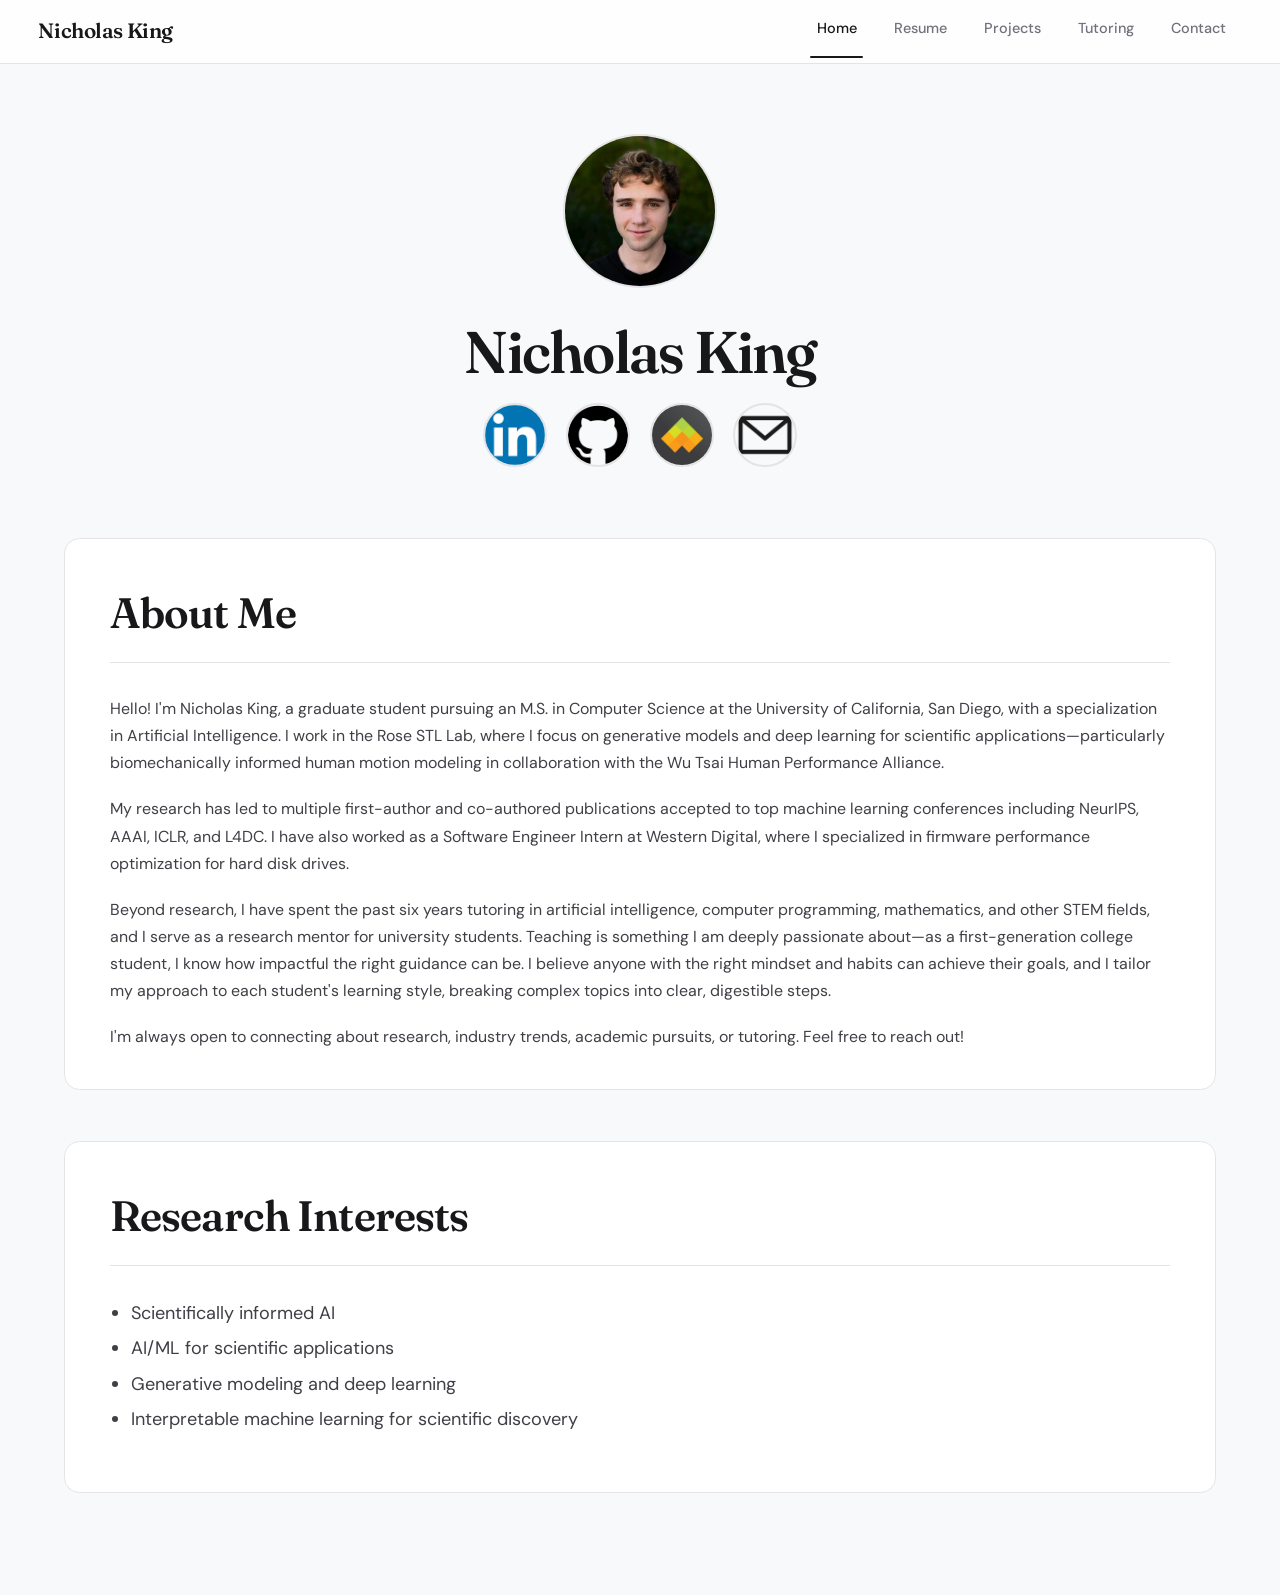
<file: index.html>
<!DOCTYPE html>
<html lang="en">
<head>
    <meta charset="UTF-8">
    <meta name="viewport" content="width=device-width, initial-scale=1.0">
    <title>Nicholas King</title>
    <link rel="stylesheet" href="css/styles.css">
</head>

<body>
    <nav>
        <p class="site-name"><a href="index.html">Nicholas King</a></p>
        <ul>
            <li><a href="index.html" class="active">Home</a></li>
            <li><a href="resume.html">Resume</a></li>
            <li><a href="projects.html">Projects</a></li>
            <li><a href="tutoring.html">Tutoring</a></li>
            <li><a href="contact.html">Contact</a></li>
        </ul>
    </nav>

    <div class="content">
        <section class="home-section">
            <div class="hero-inner">
                <img src="img/profile_photo.jpg" alt="Profile photo">
                <div class="hero-text">
                    <h1>Nicholas King</h1>

                    <div class="social-buttons">
                        <a href="https://www.linkedin.com/in/nicholas-stelle" target="_blank" rel="noopener noreferrer">
                            <img src="img/linkedin_logo.png" alt="LinkedIn">
                        </a>
                        <a href="https://github.com/nicholas-stelle" target="_blank" rel="noopener noreferrer">
                            <img src="img/github_logo.png" alt="GitHub">
                        </a>
                        <a href="https://www.wyzant.com/Tutors/nicholck" target="_blank" rel="noopener noreferrer">
                            <img src="img/wyzant_logo.png" alt="Wyzant">
                        </a>
                        <a href="mailto:nicholas.stelle@proton.me">
                            <img src="img/email_logo.png" alt="Email">
                        </a>
                    </div>
                </div>
            </div>
        </section>

        <section id="about" class="page-section">
            <h2>About Me</h2>
            <p>
                Hello! I'm Nicholas King, a graduate student pursuing an M.S. in Computer Science at the
                University of California, San Diego, with a specialization in Artificial Intelligence. I work
                in the Rose STL Lab, where I focus on generative models and deep learning for scientific
                applications—particularly biomechanically informed human motion modeling in collaboration with
                the Wu Tsai Human Performance Alliance.
            </p>
            <p>
                My research has led to multiple first-author and co-authored publications accepted to top
                machine learning conferences including NeurIPS, AAAI, ICLR, and L4DC. I have also worked as a
                Software Engineer Intern at Western Digital, where I specialized in firmware performance
                optimization for hard disk drives.
            </p>
            <p>
                Beyond research, I have spent the past six years tutoring in artificial intelligence, computer
                programming, mathematics, and other STEM fields, and I serve as a research mentor for university
                students. Teaching is something I am deeply passionate about—as a first-generation college
                student, I know how impactful the right guidance can be. I believe anyone with the right mindset
                and habits can achieve their goals, and I tailor my approach to each student's learning style,
                breaking complex topics into clear, digestible steps.
            </p>
            <p>
                I'm always open to connecting about research, industry trends, academic pursuits, or tutoring.
                Feel free to reach out!
            </p>
        </section>

        <section class="page-section">
            <h2>Research Interests</h2>
            <ul>
                <li>Scientifically informed AI</li>
                <li>AI/ML for scientific applications</li>
                <li>Generative modeling and deep learning</li>
                <li>Interpretable machine learning for scientific discovery</li>
            </ul>
        </section>
    </div>
</body>
</html>
</file>
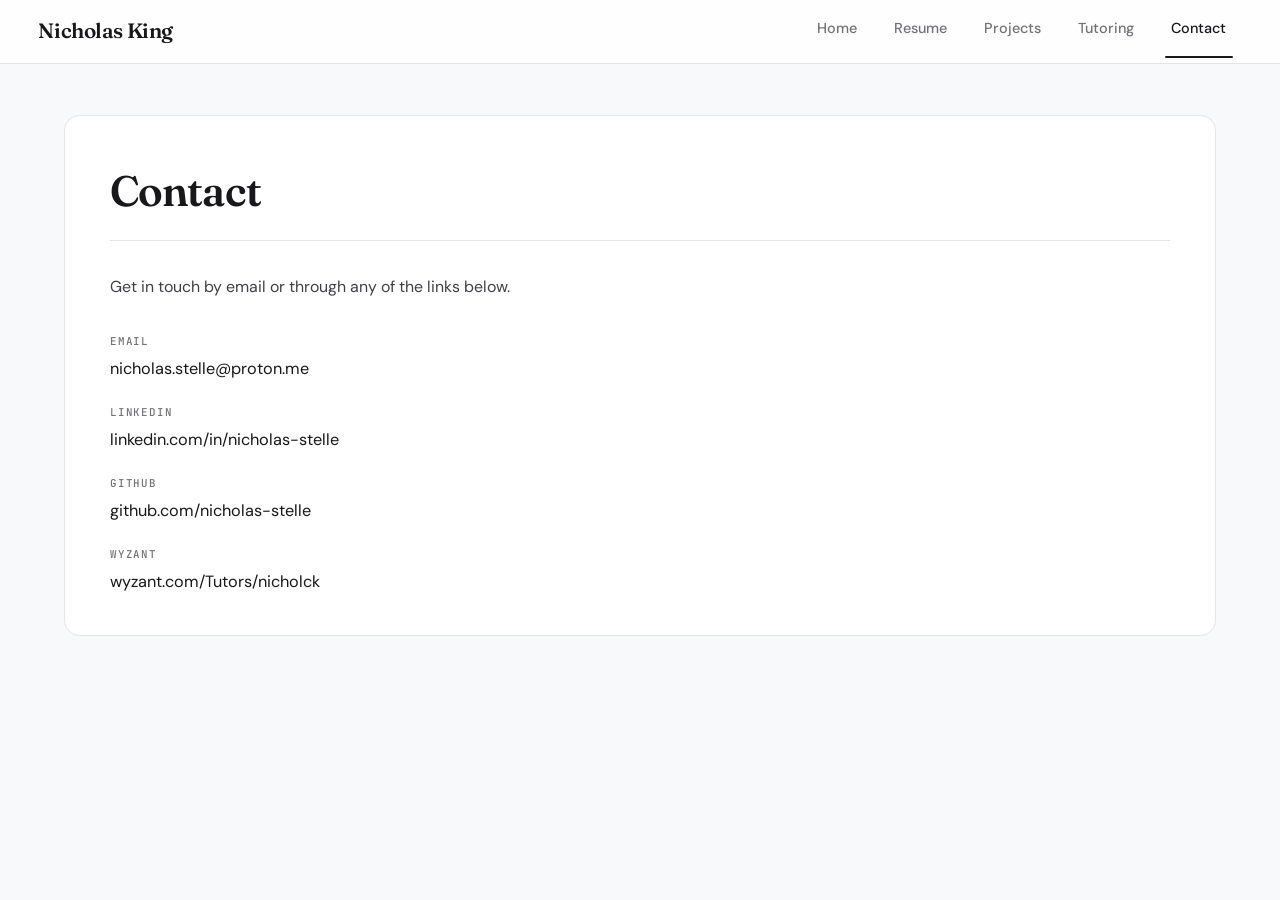
<file: contact.html>
<!DOCTYPE html>
<html lang="en">
<head>
    <meta charset="UTF-8">
    <meta name="viewport" content="width=device-width, initial-scale=1.0">
    <title>Contact - Nicholas King</title>
    <link rel="stylesheet" href="css/styles.css">
</head>

<body>
    <nav>
        <p class="site-name"><a href="index.html">Nicholas King</a></p>
        <ul>
            <li><a href="index.html">Home</a></li>
            <li><a href="resume.html">Resume</a></li>
            <li><a href="projects.html">Projects</a></li>
            <li><a href="tutoring.html">Tutoring</a></li>
            <li><a href="contact.html" class="active">Contact</a></li>
        </ul>
    </nav>

    <div class="content">
        <section class="page-section">
            <h2>Contact</h2>

            <p>
                Get in touch by email or through any of the links below.
            </p>

            <div class="contact-grid">
                <div class="contact-item">
                    <strong>Email</strong>
                    <a href="mailto:nicholas.stelle@proton.me">nicholas.stelle@proton.me</a>
                </div>
                <div class="contact-item">
                    <strong>LinkedIn</strong>
                    <a href="https://www.linkedin.com/in/nicholas-stelle" target="_blank" rel="noopener noreferrer">linkedin.com/in/nicholas-stelle</a>
                </div>
                <div class="contact-item">
                    <strong>GitHub</strong>
                    <a href="https://github.com/nicholas-stelle" target="_blank" rel="noopener noreferrer">github.com/nicholas-stelle</a>
                </div>
                <div class="contact-item">
                    <strong>Wyzant</strong>
                    <a href="https://www.wyzant.com/Tutors/nicholck" target="_blank" rel="noopener noreferrer">wyzant.com/Tutors/nicholck</a>
                </div>
            </div>
        </section>
    </div>
</body>
</html>
</file>
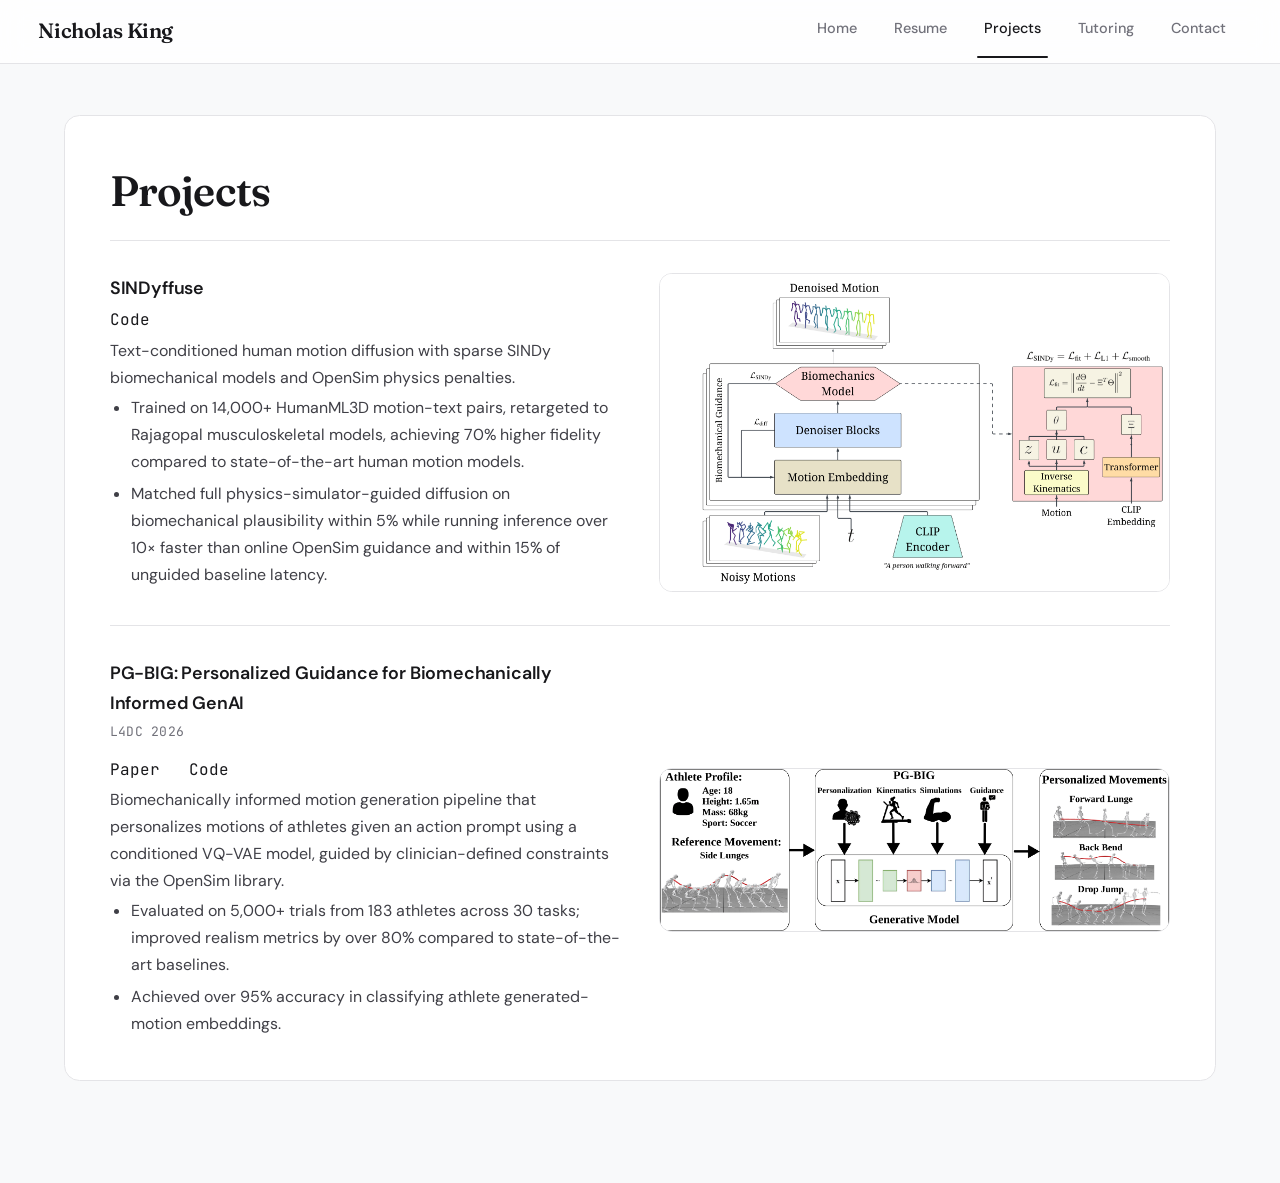
<file: projects.html>
<!DOCTYPE html>
<html lang="en">
<head>
    <meta charset="UTF-8">
    <meta name="viewport" content="width=device-width, initial-scale=1.0">
    <title>Projects - Nicholas King</title>
    <link rel="stylesheet" href="css/styles.css">
</head>

<body>
    <nav>
        <p class="site-name"><a href="index.html">Nicholas King</a></p>
        <ul>
            <li><a href="index.html">Home</a></li>
            <li><a href="resume.html">Resume</a></li>
            <li><a href="projects.html" class="active">Projects</a></li>
            <li><a href="tutoring.html">Tutoring</a></li>
            <li><a href="contact.html">Contact</a></li>
        </ul>
    </nav>

    <div class="content">
        <section class="page-section">
            <h2>Projects</h2>

            <div class="entry-card project-entry">
                <div class="project-content">
                    <h4>SINDyffuse</h4>
                    <p class="entry-links">
                        <a href="https://github.com/Rose-STL-Lab/SINDyffuse" target="_blank" rel="noopener noreferrer">Code</a>
                    </p>
                    <p>Text-conditioned human motion diffusion with sparse SINDy biomechanical models and OpenSim physics penalties.</p>
                    <ul>
                        <li>Trained on 14,000+ HumanML3D motion-text pairs, retargeted to Rajagopal musculoskeletal models, achieving 70% higher fidelity compared to state-of-the-art human motion models.</li>
                        <li>Matched full physics-simulator-guided diffusion on biomechanical plausibility within 5% while running inference over 10× faster than online OpenSim guidance and within 15% of unguided baseline latency.</li>
                    </ul>
                </div>
                <div class="project-image">
                    <img src="img/sindyffuse.png" alt="SINDyffuse">
                </div>
            </div>

            <div class="entry-card project-entry">
                <div class="project-content">
                    <h4>PG-BIG: Personalized Guidance for Biomechanically Informed GenAI</h4>
                    <p class="entry-meta">L4DC 2026</p>
                    <p class="entry-links">
                        <a href="https://proceedings.mlr.press/v331/king26a.html" target="_blank" rel="noopener noreferrer">Paper</a>
                        <a href="https://github.com/Rose-STL-Lab/PG-BIG" target="_blank" rel="noopener noreferrer">Code</a>
                    </p>
                    <p>Biomechanically informed motion generation pipeline that personalizes motions of athletes given an action prompt using a conditioned VQ-VAE model, guided by clinician-defined constraints via the OpenSim library.</p>
                    <ul>
                        <li>Evaluated on 5,000+ trials from 183 athletes across 30 tasks; improved realism metrics by over 80% compared to state-of-the-art baselines.</li>
                        <li>Achieved over 95% accuracy in classifying athlete generated-motion embeddings.</li>
                    </ul>
                </div>
                <div class="project-image">
                    <img src="img/pg-big.png" alt="PG-BIG">
                </div>
            </div>
        </section>
    </div>
</body>
</html>
</file>
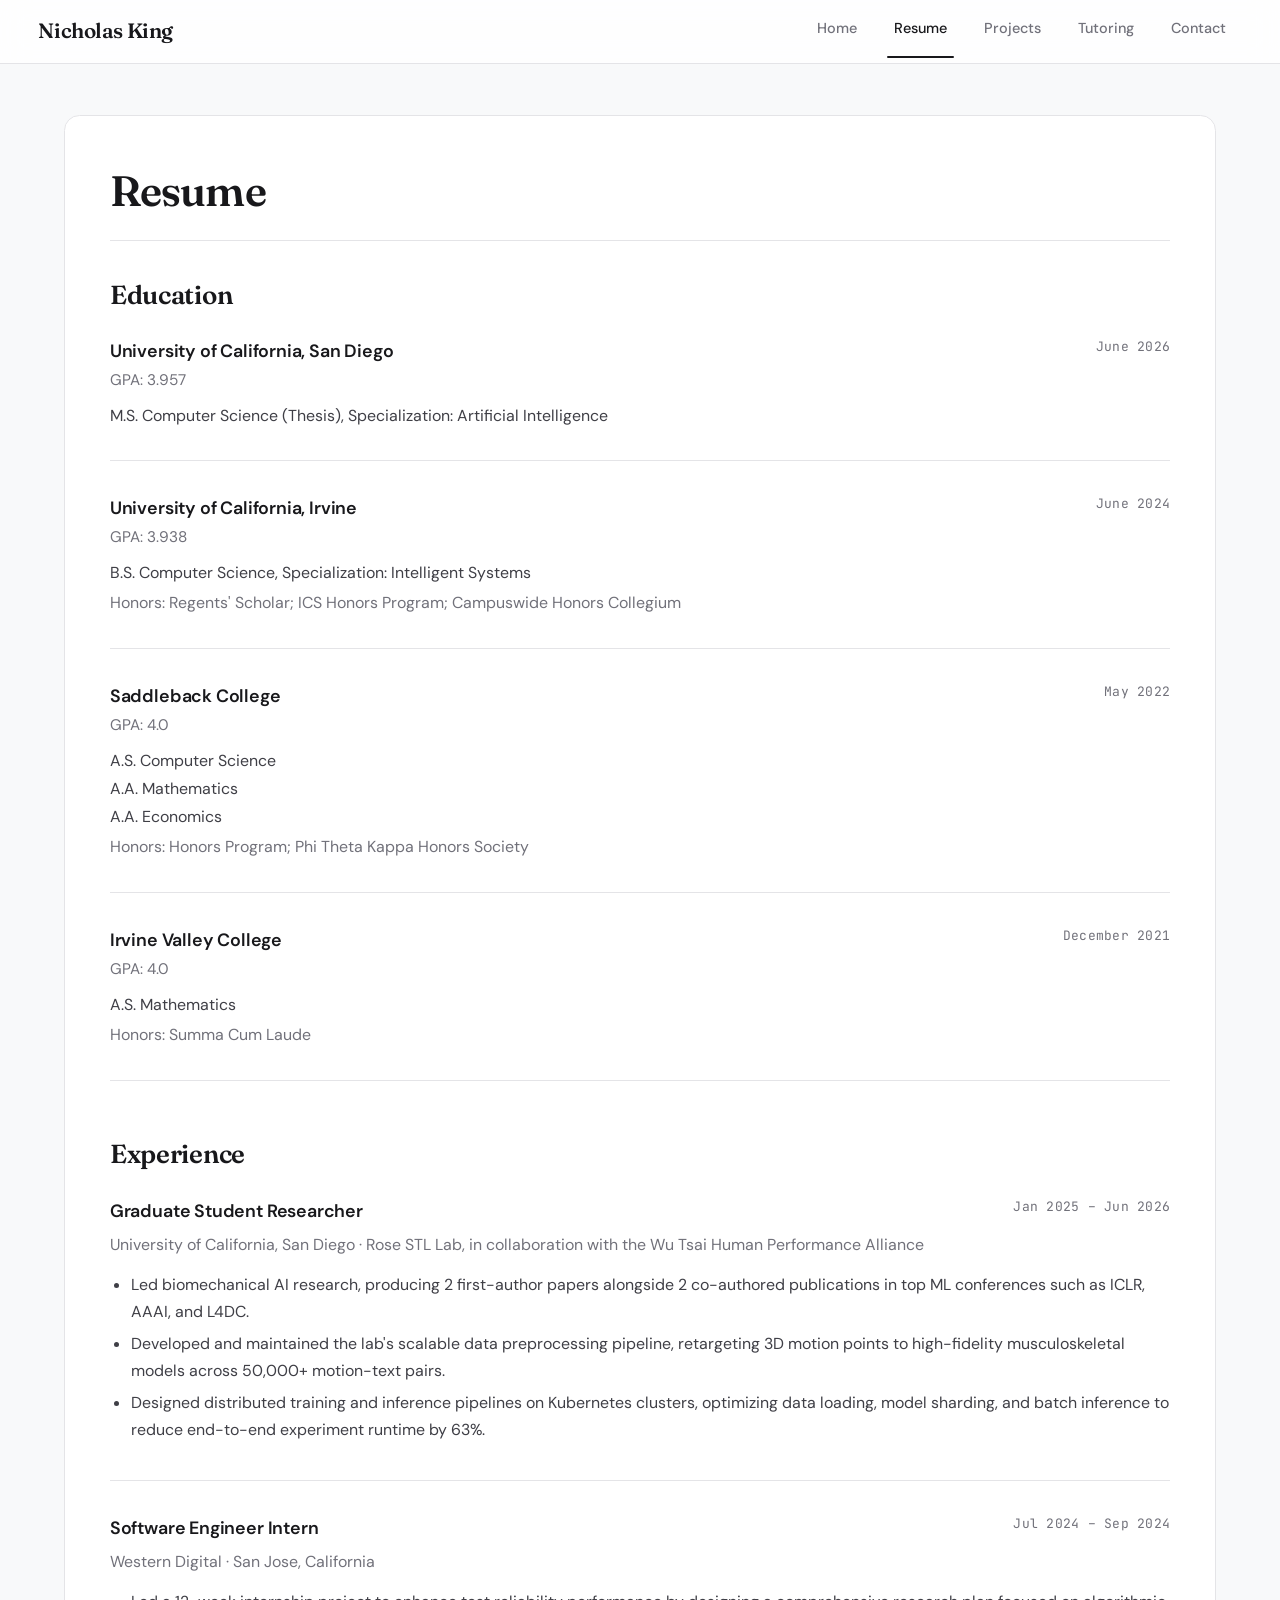
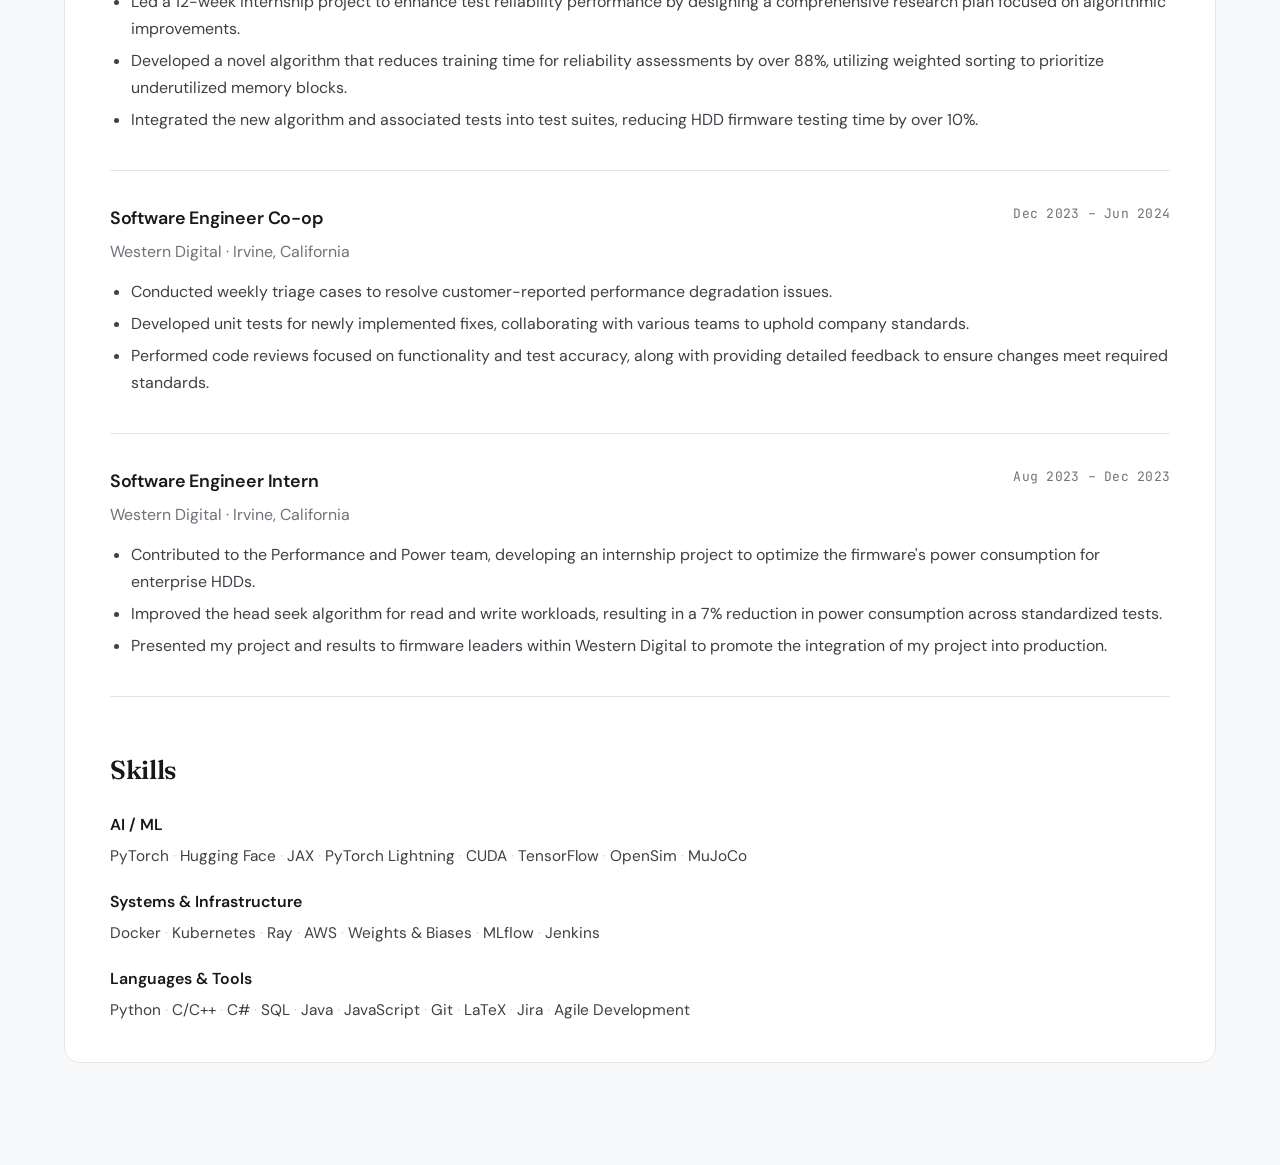
<file: resume.html>
<!DOCTYPE html>
<html lang="en">
<head>
    <meta charset="UTF-8">
    <meta name="viewport" content="width=device-width, initial-scale=1.0">
    <title>Resume - Nicholas King</title>
    <link rel="stylesheet" href="css/styles.css">
</head>

<body>
    <nav>
        <p class="site-name"><a href="index.html">Nicholas King</a></p>
        <ul>
            <li><a href="index.html">Home</a></li>
            <li><a href="resume.html" class="active">Resume</a></li>
            <li><a href="projects.html">Projects</a></li>
            <li><a href="tutoring.html">Tutoring</a></li>
            <li><a href="contact.html">Contact</a></li>
        </ul>
    </nav>

    <div class="content">
        <section class="page-section">
            <h2>Resume</h2>

            <h3>Education</h3>

            <div class="entry-card">
                <div class="entry-header">
                    <div class="entry-title">
                        <h4>University of California, San Diego</h4>
                        <p class="entry-gpa">GPA: 3.957</p>
                    </div>
                    <p class="entry-date">June 2026</p>
                </div>
                <p class="entry-degree">M.S. Computer Science (Thesis), Specialization: Artificial Intelligence</p>
            </div>

            <div class="entry-card">
                <div class="entry-header">
                    <div class="entry-title">
                        <h4>University of California, Irvine</h4>
                        <p class="entry-gpa">GPA: 3.938</p>
                    </div>
                    <p class="entry-date">June 2024</p>
                </div>
                <p class="entry-degree">B.S. Computer Science, Specialization: Intelligent Systems</p>
                <p class="entry-org">Honors: Regents' Scholar; ICS Honors Program; Campuswide Honors Collegium</p>
            </div>

            <div class="entry-card">
                <div class="entry-header">
                    <div class="entry-title">
                        <h4>Saddleback College</h4>
                        <p class="entry-gpa">GPA: 4.0</p>
                    </div>
                    <p class="entry-date">May 2022</p>
                </div>
                <p class="entry-degree">A.S. Computer Science</p>
                <p class="entry-degree">A.A. Mathematics</p>
                <p class="entry-degree">A.A. Economics</p>
                <p class="entry-org">Honors: Honors Program; Phi Theta Kappa Honors Society</p>
            </div>

            <div class="entry-card">
                <div class="entry-header">
                    <div class="entry-title">
                        <h4>Irvine Valley College</h4>
                        <p class="entry-gpa">GPA: 4.0</p>
                    </div>
                    <p class="entry-date">December 2021</p>
                </div>
                <p class="entry-degree">A.S. Mathematics</p>
                <p class="entry-org">Honors: Summa Cum Laude</p>
            </div>

            <h3>Experience</h3>

            <div class="entry-card">
                <div class="entry-header">
                    <h4>Graduate Student Researcher</h4>
                    <p class="entry-date">Jan 2025 – Jun 2026</p>
                </div>
                <p class="entry-org">University of California, San Diego · Rose STL Lab, in collaboration with the Wu Tsai Human Performance Alliance</p>
                <ul>
                    <li>Led biomechanical AI research, producing 2 first-author papers alongside 2 co-authored publications in top ML conferences such as ICLR, AAAI, and L4DC.</li>
                    <li>Developed and maintained the lab's scalable data preprocessing pipeline, retargeting 3D motion points to high-fidelity musculoskeletal models across 50,000+ motion-text pairs.</li>
                    <li>Designed distributed training and inference pipelines on Kubernetes clusters, optimizing data loading, model sharding, and batch inference to reduce end-to-end experiment runtime by 63%.</li>
                </ul>
            </div>

            <div class="entry-card">
                <div class="entry-header">
                    <h4>Software Engineer Intern</h4>
                    <p class="entry-date">Jul 2024 – Sep 2024</p>
                </div>
                <p class="entry-org">Western Digital · San Jose, California</p>
                <ul>
                    <li>Led a 12-week internship project to enhance test reliability performance by designing a comprehensive research plan focused on algorithmic improvements.</li>
                    <li>Developed a novel algorithm that reduces training time for reliability assessments by over 88%, utilizing weighted sorting to prioritize underutilized memory blocks.</li>
                    <li>Integrated the new algorithm and associated tests into test suites, reducing HDD firmware testing time by over 10%.</li>
                </ul>
            </div>

            <div class="entry-card">
                <div class="entry-header">
                    <h4>Software Engineer Co-op</h4>
                    <p class="entry-date">Dec 2023 – Jun 2024</p>
                </div>
                <p class="entry-org">Western Digital · Irvine, California</p>
                <ul>
                    <li>Conducted weekly triage cases to resolve customer-reported performance degradation issues.</li>
                    <li>Developed unit tests for newly implemented fixes, collaborating with various teams to uphold company standards.</li>
                    <li>Performed code reviews focused on functionality and test accuracy, along with providing detailed feedback to ensure changes meet required standards.</li>
                </ul>
            </div>

            <div class="entry-card">
                <div class="entry-header">
                    <h4>Software Engineer Intern</h4>
                    <p class="entry-date">Aug 2023 – Dec 2023</p>
                </div>
                <p class="entry-org">Western Digital · Irvine, California</p>
                <ul>
                    <li>Contributed to the Performance and Power team, developing an internship project to optimize the firmware's power consumption for enterprise HDDs.</li>
                    <li>Improved the head seek algorithm for read and write workloads, resulting in a 7% reduction in power consumption across standardized tests.</li>
                    <li>Presented my project and results to firmware leaders within Western Digital to promote the integration of my project into production.</li>
                </ul>
            </div>

            <h3>Skills</h3>

            <div class="skill-group">
                <h4>AI / ML</h4>
                <ul class="skill-tags">
                    <li>PyTorch</li>
                    <li>Hugging Face</li>
                    <li>JAX</li>
                    <li>PyTorch Lightning</li>
                    <li>CUDA</li>
                    <li>TensorFlow</li>
                    <li>OpenSim</li>
                    <li>MuJoCo</li>
                </ul>
            </div>

            <div class="skill-group">
                <h4>Systems &amp; Infrastructure</h4>
                <ul class="skill-tags">
                    <li>Docker</li>
                    <li>Kubernetes</li>
                    <li>Ray</li>
                    <li>AWS</li>
                    <li>Weights &amp; Biases</li>
                    <li>MLflow</li>
                    <li>Jenkins</li>
                </ul>
            </div>

            <div class="skill-group">
                <h4>Languages &amp; Tools</h4>
                <ul class="skill-tags">
                    <li>Python</li>
                    <li>C/C++</li>
                    <li>C#</li>
                    <li>SQL</li>
                    <li>Java</li>
                    <li>JavaScript</li>
                    <li>Git</li>
                    <li>LaTeX</li>
                    <li>Jira</li>
                    <li>Agile Development</li>
                </ul>
            </div>
        </section>
    </div>
</body>
</html>
</file>
<file: css/styles.css>
@import url('https://fonts.googleapis.com/css2?family=Fraunces:opsz,wght@9..144,500;9..144,600&family=DM+Sans:ital,opsz,wght@0,9..40,400;0,9..40,500;1,9..40,400&family=JetBrains+Mono:wght@400;500&display=swap');

* {
    margin: 0;
    padding: 0;
    box-sizing: border-box;
}

:root {
    --bg: #f8f9fa;
    --surface: #ffffff;
    --ink: #18181b;
    --muted: #71717a;
    --rule: #e4e4e7;
    --rule-strong: #d4d4d8;
    --accent: #18181b;
    --accent-hover: #52525b;
    --max-width: 96vw;
    --ease-out: cubic-bezier(0.22, 1, 0.36, 1);

    /* Fluid scale — grows with viewport */
    --nav-height: clamp(3.25rem, 5vw, 5rem);
    --space-xs: clamp(0.25rem, 0.5vw, 0.5rem);
    --space-sm: clamp(0.5rem, 1vw, 0.85rem);
    --space-md: clamp(0.85rem, 1.5vw, 1.25rem);
    --space-lg: clamp(1.25rem, 2.5vw, 2rem);
    --space-xl: clamp(2rem, 4vw, 3.5rem);
    --radius-sm: clamp(0.35rem, 0.6vw, 0.5rem);
    --radius-md: clamp(0.5rem, 1vw, 0.75rem);
    --radius-lg: clamp(0.65rem, 1.2vw, 1rem);
}

html {
    /* Root scale: all rem units follow viewport size */
    font-size: clamp(15px, 0.45rem + 0.85vw, 22px);
    scroll-behavior: smooth;
}

body {
    font-family: 'DM Sans', system-ui, sans-serif;
    background-color: var(--bg);
    color: var(--ink);
    line-height: 1.7;
    min-height: 100vh;
    font-size: 1rem;
}

/* Top navigation */
nav {
    position: fixed;
    top: 0;
    left: 0;
    right: 0;
    height: var(--nav-height);
    background: rgba(255, 255, 255, 0.82);
    backdrop-filter: blur(clamp(8px, 1.5vw, 14px));
    -webkit-backdrop-filter: blur(clamp(8px, 1.5vw, 14px));
    border-bottom: 1px solid var(--rule);
    padding: 0 clamp(1rem, 3vw, 2.5rem);
    display: flex;
    align-items: center;
    justify-content: space-between;
    z-index: 100;
    animation: navDrop 0.55s var(--ease-out) both;
}

.site-name {
    font-family: 'Fraunces', Georgia, serif;
    font-size: clamp(1.15rem, 1.6vw, 1.55rem);
    font-weight: 600;
    letter-spacing: -0.02em;
    line-height: 1;
    display: flex;
    align-items: center;
    height: 100%;
}

.site-name a {
    color: var(--ink);
    text-decoration: none;
    transition: opacity 0.2s ease;
}

.site-name a:hover {
    opacity: 0.65;
}

nav ul {
    list-style: none;
    display: flex;
    align-items: center;
    height: 100%;
    gap: var(--space-xs);
    margin: 0;
}

nav ul li {
    display: flex;
    align-items: center;
    height: 100%;
}

nav ul li a {
    position: relative;
    display: flex;
    align-items: center;
    height: 100%;
    font-size: clamp(0.8rem, 1vw, 1rem);
    font-weight: 500;
    color: var(--muted);
    text-decoration: none;
    padding: 0 clamp(0.5rem, 1.2vw, 0.85rem);
    border-radius: var(--radius-sm);
    transition: color 0.25s ease, background-color 0.25s ease;
}

nav ul li a::after {
    content: '';
    position: absolute;
    bottom: 0.1em;
    left: 50%;
    width: 0;
    height: clamp(1px, 0.15vw, 2px);
    background: var(--ink);
    border-radius: 1px;
    transition: width 0.3s var(--ease-out), left 0.3s var(--ease-out);
}

nav ul li a:hover {
    color: var(--ink);
}

nav ul li a:hover::after,
nav ul li a.active::after {
    width: calc(100% - 1.2em);
    left: 0.6em;
}

nav ul li a.active {
    color: var(--ink);
}

@keyframes navDrop {
    from {
        opacity: 0;
        transform: translateY(-100%);
    }
    to {
        opacity: 1;
        transform: translateY(0);
    }
}

/* Main content */
.content {
    width: var(--max-width);
    max-width: var(--max-width);
    margin: 0 auto;
    padding: calc(var(--nav-height) + var(--space-xl)) clamp(1rem, 3vw, 2.5rem) var(--space-xl);
    animation: fadeUp 0.65s var(--ease-out) 0.12s both;
}

@keyframes fadeUp {
    from {
        opacity: 0;
        transform: translateY(clamp(12px, 2vw, 18px));
    }
    to {
        opacity: 1;
        transform: translateY(0);
    }
}

section {
    margin-bottom: var(--space-xl);
}

section[id] {
    scroll-margin-top: calc(var(--nav-height) + var(--space-md));
}

/* Home hero */
.home-section {
    padding: var(--space-md) 0 var(--space-xl);
    margin-bottom: var(--space-md);
    text-align: center;
}

.hero-inner {
    display: flex;
    flex-direction: column;
    align-items: center;
    gap: clamp(1rem, 2.5vw, 1.75rem);
    animation: fadeUp 0.7s var(--ease-out) 0.2s both;
}

.home-section img {
    width: clamp(5.5rem, 12vw, 9rem);
    height: clamp(5.5rem, 12vw, 9rem);
    object-fit: cover;
    border-radius: 50%;
    flex-shrink: 0;
    border: clamp(1px, 0.2vw, 2px) solid var(--rule);
    transition: transform 0.4s var(--ease-out), box-shadow 0.4s var(--ease-out);
}

.home-section img:hover {
    transform: scale(1.04);
    box-shadow: 0 clamp(4px, 1vw, 8px) clamp(16px, 3vw, 30px) rgba(0, 0, 0, 0.08);
}

.hero-text {
    display: flex;
    flex-direction: column;
    align-items: center;
}

.home-section h1 {
    font-family: 'Fraunces', Georgia, serif;
    font-size: clamp(1.85rem, 4vw + 0.5rem, 3.25rem);
    font-weight: 600;
    letter-spacing: -0.03em;
    line-height: 1.1;
    color: var(--ink);
}

.home-section p.subtitle {
    font-family: 'JetBrains Mono', monospace;
    font-size: clamp(0.65rem, 0.8vw, 0.85rem);
    color: var(--muted);
    margin-top: var(--space-sm);
    letter-spacing: 0.04em;
}

.social-buttons {
    margin-top: var(--space-md);
    display: flex;
    justify-content: center;
    gap: clamp(0.65rem, 1.5vw, 1.25rem);
}

.social-buttons a {
    display: flex;
    align-items: center;
    justify-content: center;
    width: clamp(2.75rem, 5vw, 4.5rem);
    height: clamp(2.75rem, 5vw, 4.5rem);
    border: none;
    background: none;
    transition: transform 0.25s var(--ease-out), opacity 0.25s ease;
}

.social-buttons a:hover {
    transform: translateY(clamp(-1px, -0.2vw, -2px));
    opacity: 0.8;
    text-decoration: none;
}

.social-buttons img {
    width: 100%;
    height: 100%;
    object-fit: contain;
    display: block;
}

/* Page sections */
.page-section {
    width: 100%;
    background: var(--surface);
    border: 1px solid var(--rule);
    border-radius: var(--radius-lg);
    padding: clamp(1.5rem, 3vw, 2.75rem) clamp(1.25rem, 3.5vw, 3rem);
    transition: box-shadow 0.35s ease;
}

.page-section:hover {
    box-shadow: 0 clamp(2px, 0.5vw, 4px) clamp(12px, 2.5vw, 24px) rgba(0, 0, 0, 0.04);
}

.page-section h2 {
    font-family: 'Fraunces', Georgia, serif;
    font-size: clamp(1.75rem, 2.5vw + 0.75rem, 2.35rem);
    font-weight: 600;
    letter-spacing: -0.02em;
    color: var(--ink);
    margin-bottom: var(--space-lg);
    padding-bottom: var(--space-sm);
    border-bottom: 1px solid var(--rule);
}

.page-section h3 {
    font-family: 'Fraunces', Georgia, serif;
    font-size: clamp(1.15rem, 1.4vw + 0.45rem, 1.5rem);
    font-weight: 600;
    letter-spacing: -0.01em;
    text-transform: none;
    color: var(--ink);
    margin: var(--space-xl) 0 var(--space-md);
}

.page-section h3:first-of-type {
    margin-top: 0;
}

.page-section p {
    margin-bottom: var(--space-md);
    color: #3f3f46;
    font-size: clamp(0.88rem, 0.85vw + 0.2rem, 0.98rem);
}

.intro-contact {
    margin-bottom: var(--space-md);
}

.page-section p:last-child {
    margin-bottom: 0;
}

/* Entry blocks */
.entry-card {
    margin-bottom: var(--space-lg);
    padding-bottom: var(--space-lg);
    border-bottom: 1px solid var(--rule);
    animation: fadeUp 0.5s var(--ease-out) both;
}

.entry-card:nth-child(1) { animation-delay: 0.08s; }
.entry-card:nth-child(2) { animation-delay: 0.16s; }
.entry-card:nth-child(3) { animation-delay: 0.24s; }
.entry-card:nth-child(4) { animation-delay: 0.32s; }

.entry-card:last-child {
    margin-bottom: 0;
    padding-bottom: 0;
    border-bottom: none;
}

.entry-header {
    display: flex;
    justify-content: space-between;
    align-items: flex-start;
    gap: var(--space-md);
    margin-bottom: 0.1em;
}

.entry-header:has(.entry-title) {
    margin-bottom: var(--space-sm);
}

.entry-title {
    flex: 1;
    min-width: 0;
}

.entry-title h4 {
    font-family: 'DM Sans', system-ui, sans-serif;
    font-size: clamp(0.95rem, 0.9vw + 0.35rem, 1.05rem);
    font-weight: 600;
    letter-spacing: -0.01em;
    margin-bottom: 0.05em;
    color: var(--ink);
}

.entry-title .entry-gpa {
    margin: 0;
    line-height: 1.4;
}

.entry-header h4 {
    font-family: 'DM Sans', system-ui, sans-serif;
    font-size: clamp(0.95rem, 0.9vw + 0.35rem, 1.05rem);
    font-weight: 600;
    letter-spacing: -0.01em;
    margin-bottom: 0;
    color: var(--ink);
    flex: 1;
    min-width: 0;
}

.entry-card h4 {
    font-family: 'DM Sans', system-ui, sans-serif;
    font-size: clamp(0.95rem, 0.9vw + 0.35rem, 1.05rem);
    font-weight: 600;
    letter-spacing: -0.01em;
    margin-bottom: 0.2em;
    color: var(--ink);
}

.entry-card .entry-date {
    font-family: 'JetBrains Mono', monospace;
    font-size: clamp(0.72rem, 0.75vw, 0.82rem);
    color: var(--muted);
    letter-spacing: 0.02em;
    margin-bottom: 0;
    flex-shrink: 0;
    text-align: right;
    white-space: nowrap;
}

.entry-header + .entry-degree,
.entry-header + .entry-org {
    margin-top: 0;
}

.entry-card p {
    margin-top: 0;
    margin-bottom: 0.2em;
}

.entry-card p:last-child {
    margin-bottom: 0;
}

.entry-card .entry-degree {
    font-size: clamp(0.88rem, 0.85vw + 0.2rem, 0.98rem);
    color: #3f3f46;
    margin-bottom: 0.25em;
    line-height: 1.5;
}

.entry-card .entry-gpa {
    font-size: clamp(0.85rem, 0.8vw + 0.15rem, 0.92rem);
    color: var(--muted);
    margin: 0;
}

.entry-card .entry-meta {
    font-family: 'JetBrains Mono', monospace;
    font-size: clamp(0.72rem, 0.75vw, 0.82rem);
    color: var(--muted);
    letter-spacing: 0.02em;
    margin-bottom: var(--space-sm);
    line-height: 1.6;
}

.entry-card .entry-org {
    font-size: clamp(0.88rem, 0.85vw + 0.2rem, 0.98rem);
    color: var(--muted);
    margin-bottom: var(--space-sm);
}

.entry-card ul {
    margin-left: 1.2em;
    margin-bottom: 0;
}

.entry-card li {
    margin-bottom: 0.3em;
    color: #3f3f46;
    font-size: clamp(0.88rem, 0.85vw + 0.2rem, 0.98rem);
}

.entry-links {
    margin-top: 0;
    margin-bottom: var(--space-sm);
    font-family: 'JetBrains Mono', monospace;
    font-size: clamp(0.65rem, 0.8vw, 0.8rem);
}

.entry-links a {
    margin-right: var(--space-md);
}

/* Project entries with image on the right */
.project-entry {
    display: flex;
    align-items: center;
    gap: clamp(1.25rem, 3vw, 2.5rem);
}

.project-content {
    flex: 1 1 48%;
    min-width: 0;
}

.project-image {
    flex: 1 1 48%;
    min-width: 0;
    display: flex;
    align-items: center;
    justify-content: center;
}

.project-image img {
    display: block;
    width: 100%;
    height: auto;
    border-radius: var(--radius-md);
    border: 1px solid var(--rule);
}

/* Skills */
.skill-group {
    margin-bottom: var(--space-md);
    animation: fadeUp 0.5s var(--ease-out) both;
}

.skill-group:nth-child(1) { animation-delay: 0.1s; }
.skill-group:nth-child(2) { animation-delay: 0.18s; }
.skill-group:nth-child(3) { animation-delay: 0.26s; }

.skill-group:last-child {
    margin-bottom: 0;
}

.skill-group h4 {
    font-family: 'DM Sans', system-ui, sans-serif;
    font-size: clamp(0.88rem, 0.85vw + 0.2rem, 0.98rem);
    font-weight: 600;
    letter-spacing: 0;
    text-transform: none;
    color: var(--ink);
    margin-bottom: 0.3em;
}

.skill-tags {
    list-style: none;
    margin: 0;
    padding: 0;
    font-size: clamp(0.85rem, 0.8vw + 0.15rem, 0.92rem);
    line-height: 1.7;
    color: #3f3f46;
}

.skill-tags li {
    display: inline;
    margin: 0;
}

.skill-tags li:not(:last-child)::after {
    content: ' · ';
    color: var(--rule-strong);
}

.tutoring-details {
    width: 100%;
    max-width: none;
}

.tutoring-details h3 {
    margin-top: 0;
}

/* Tutoring highlight */
.highlight-box {
    background: var(--bg);
    border: 1px solid var(--rule);
    border-radius: var(--radius-md);
    padding: clamp(1rem, 2vw, 1.5rem) clamp(1.1rem, 2.5vw, 1.75rem);
    margin: var(--space-lg) 0;
    animation: fadeUp 0.5s var(--ease-out) 0.15s both;
}

.highlight-box.tutoring-details {
    margin: var(--space-md) 0 var(--space-lg);
}

.highlight-box h3 {
    margin-top: 0;
}

.highlight-box ul {
    list-style: none;
    margin: 0;
    padding: 0;
}

.highlight-box li {
    margin-bottom: 0.25em;
    color: #3f3f46;
}

.highlight-box .rate {
    font-family: 'Fraunces', Georgia, serif;
    font-size: clamp(1.2rem, 2vw + 0.5rem, 1.75rem);
    font-weight: 600;
    color: var(--ink);
    margin: 0.35em 0 0.5em;
}

.highlight-box .rate-note {
    font-size: 0.7em;
    white-space: nowrap;
}

.pricing-grid {
    display: grid;
    grid-template-columns: repeat(auto-fit, minmax(min(100%, 14rem), 1fr));
    gap: clamp(0.85rem, 1.5vw, 1.25rem);
    margin: var(--space-md) 0 var(--space-lg);
}

.pricing-note {
    margin-bottom: var(--space-sm);
}

.pricing-policy {
    margin: var(--space-md) 0 var(--space-lg);
}

.pricing-policy h3 {
    margin-top: 0;
    margin-bottom: var(--space-sm);
}

.pricing-policy p {
    margin-bottom: var(--space-sm);
    color: #3f3f46;
    font-size: clamp(0.88rem, 0.85vw + 0.2rem, 0.98rem);
}

.pricing-policy p:last-child {
    margin-bottom: 0;
}

#pst-time {
    font-family: 'JetBrains Mono', monospace;
    font-size: 0.92em;
}

.pricing-card {
    margin: 0;
    display: flex;
    flex-direction: column;
}

.pricing-card h4 {
    font-family: 'JetBrains Mono', monospace;
    font-size: clamp(0.6rem, 0.7vw, 0.75rem);
    font-weight: 500;
    letter-spacing: 0.08em;
    text-transform: uppercase;
    color: var(--muted);
    margin: 0 0 0.25em;
}

.pricing-card p:last-child {
    margin-bottom: 0;
    flex-grow: 1;
}

.tutor-location {
    margin-top: var(--space-md);
    padding-top: var(--space-md);
    border-top: 1px solid var(--rule);
}

.location-summary {
    margin-bottom: var(--space-xs);
    color: #3f3f46;
}

.location-map-links {
    display: flex;
    flex-direction: column;
    gap: 0.2em;
    margin-bottom: var(--space-sm);
    font-size: clamp(0.88rem, 0.85vw + 0.2rem, 0.98rem);
}

.location-map-links a {
    width: fit-content;
}

.location-map {
    height: clamp(14rem, 42vw, 22rem);
    border-radius: var(--radius-md);
    border: 1px solid var(--rule);
    overflow: hidden;
    background: var(--surface);
}

.location-error {
    display: flex;
    align-items: center;
    justify-content: center;
    height: 100%;
    margin: 0;
    color: var(--muted);
    font-size: 0.95rem;
}

/* Contact */
.contact-grid {
    display: flex;
    flex-direction: column;
    gap: clamp(0.85rem, 1.5vw, 1.25rem);
    margin-top: var(--space-lg);
}

.contact-item {
    padding: 0;
}

.contact-item strong {
    display: block;
    font-family: 'JetBrains Mono', monospace;
    font-size: clamp(0.6rem, 0.7vw, 0.75rem);
    font-weight: 500;
    letter-spacing: 0.08em;
    text-transform: uppercase;
    color: var(--muted);
    margin-bottom: 0.25em;
}

.contact-item a {
    font-size: clamp(0.9rem, 1vw, 1.05rem);
}

/* CTA */
.cta-section {
    margin-top: var(--space-lg);
    padding-top: var(--space-lg);
    border-top: 1px solid var(--rule);
}

/* Lists */
ul, ol {
    margin-left: 1.2em;
    margin-bottom: var(--space-md);
}

li {
    margin-bottom: 0.25em;
    color: #3f3f46;
}

/* Links */
a {
    color: var(--accent);
    text-decoration: none;
    border-bottom: 1px solid transparent;
    transition: color 0.2s ease, border-color 0.2s ease;
}

a:hover {
    color: var(--accent-hover);
    border-bottom-color: var(--rule-strong);
}

/* Reduced motion */
@media (prefers-reduced-motion: reduce) {
    *, *::before, *::after {
        animation-duration: 0.01ms !important;
        animation-iteration-count: 1 !important;
        transition-duration: 0.01ms !important;
    }

    html {
        scroll-behavior: auto;
    }
}

/* Layout-only breakpoint — sizing handled by fluid scale above */
@media (max-width: 720px) {
    nav {
        height: auto;
        min-height: var(--nav-height);
        flex-wrap: wrap;
        gap: var(--space-sm);
        padding-top: var(--space-sm);
        padding-bottom: var(--space-sm);
    }

    .site-name,
    nav ul,
    nav ul li,
    nav ul li a {
        height: auto;
    }

    nav ul {
        flex-wrap: wrap;
        width: 100%;
    }

    nav ul li a::after {
        display: none;
    }

    nav ul li a.active {
        background: var(--bg);
    }

    .entry-header {
        flex-wrap: wrap;
    }

    .entry-header .entry-date {
        text-align: left;
        white-space: normal;
    }

    .project-entry {
        flex-direction: column;
        align-items: stretch;
    }

    .project-content {
        flex: none;
        max-width: none;
    }

    .project-image {
        flex: none;
        width: 100%;
        max-width: none;
    }
}
</file>
